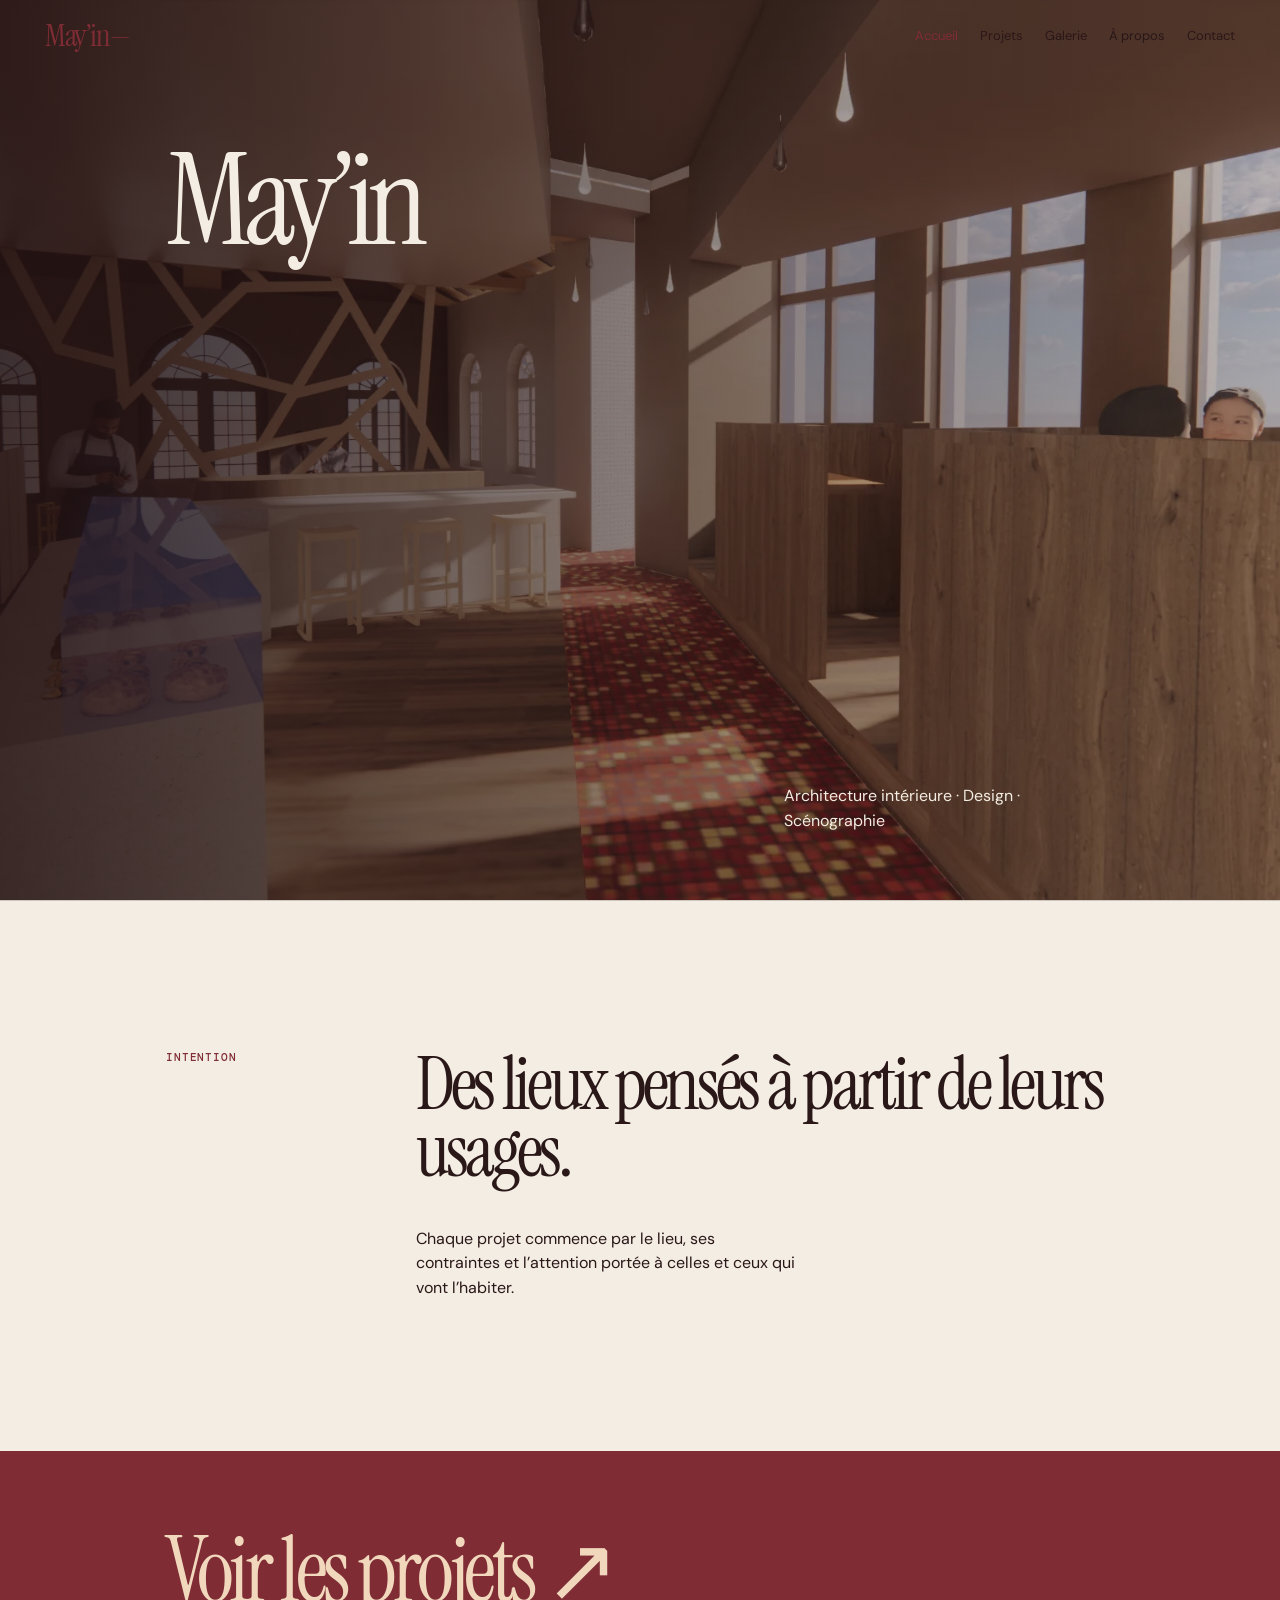
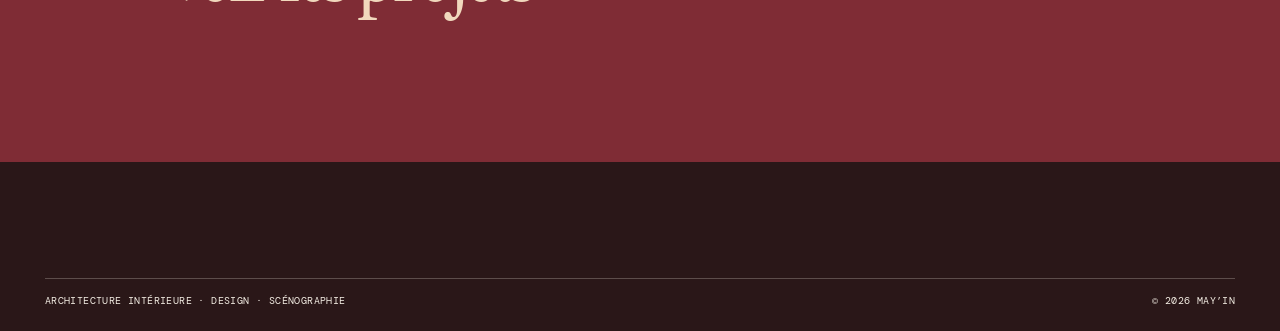
<file: index.html>
<!doctype html>
<html lang="fr"><head><meta charset="UTF-8" /><meta name="viewport" content="width=device-width, initial-scale=1.0" /><meta name="description" content="May’in par Célia May : architecte d’intérieur à Mons, active à Thuin, Charleroi et dans le Hainaut." /><meta name="author" content="Célia May" /><meta name="google-site-verification" content="XA1dI8wT4EpeI74ma5oHMC1SMYgeuF5XuZBc81yIpOs" /><meta name="robots" content="index,follow,max-image-preview:large" /><meta name="theme-color" content="#7f2c35" /><meta name="color-scheme" content="light" /><link rel="canonical" href="https://may-in.github.io/" /><link rel="icon" href="favicon.png" type="image/png" sizes="512x512" /><link rel="apple-touch-icon" href="favicon.png" /><link rel="manifest" href="site.webmanifest" /><meta property="og:type" content="website" /><meta property="og:locale" content="fr_BE" /><meta property="og:site_name" content="May’in" /><meta property="og:title" content="May’in — Architecte d’intérieur à Mons" /><meta property="og:description" content="Architecture intérieure · Design · Scénographie à Mons, Thuin et Charleroi par Célia May" /><meta property="og:url" content="https://may-in.github.io/" /><meta property="og:image" content="https://may-in.github.io/assets/social-preview.png" /><meta property="og:image:type" content="image/png" /><meta property="og:image:width" content="1733" /><meta property="og:image:height" content="907" /><meta property="og:image:alt" content="Composition de matières, plans et volumes par May’in" /><meta name="twitter:card" content="summary_large_image" /><meta name="twitter:title" content="May’in — Architecte d’intérieur à Mons" /><meta name="twitter:description" content="Architecture intérieure · Design · Scénographie à Mons, Thuin et Charleroi par Célia May" /><meta name="twitter:image" content="https://may-in.github.io/assets/social-preview.png" /><script id="structured-data" type="application/ld+json">{"@context":"https://schema.org","@graph":[{"@type":"WebSite","@id":"https://may-in.github.io/#website","url":"https://may-in.github.io/","name":"May’in","alternateName":["May-in","May In","Mayin"],"inLanguage":"fr-BE"},{"@type":"Organization","@id":"https://may-in.github.io/#studio","name":"May’in","alternateName":["May-in","May In","Mayin"],"url":"https://may-in.github.io/","logo":"https://may-in.github.io/favicon.png","image":"https://may-in.github.io/assets/social-preview.png","description":"May’in est le studio de Célia May, architecte d’intérieur à Mons, active à Thuin, Charleroi et dans le Hainaut.","areaServed":["Mons","Thuin","Charleroi","Hainaut","Wallonie"],"founder":{"@id":"https://may-in.github.io/#celia-may"}},{"@type":"Person","@id":"https://may-in.github.io/#celia-may","name":"Célia May","jobTitle":"Architecte d’intérieur","worksFor":{"@id":"https://may-in.github.io/#studio"}}]}</script><title>May’in — Architecte d’intérieur à Mons | Célia May</title><link rel="preconnect" href="https://fonts.googleapis.com" /><link rel="preconnect" href="https://fonts.gstatic.com" crossorigin /><link href="https://fonts.googleapis.com/css2?family=Cormorant+Garamond:ital,wght@0,400;1,400&family=DM+Mono:wght@400;500&family=DM+Sans:opsz,wght@9..40,400;9..40,500;9..40,600&family=Instrument+Serif:ital@0;1&display=swap" rel="stylesheet" /><link rel="stylesheet" href="styles.css?v=9" /></head>
<body class="home-page" data-page="home"><header class="topbar"><a class="wordmark" href="index.html" aria-label="Accueil"><span data-site="name">May’in</span><span>—</span></a><button class="menu-toggle" type="button" aria-expanded="false" aria-controls="navigation"><span data-site="menuLabel">Menu</span> <span>+</span></button><nav id="navigation" class="navigation" aria-label="Navigation principale"><a aria-current="page" href="index.html">Accueil</a><a href="projets.html">Projets</a><a href="galerie.html">Galerie</a><a href="a-propos.html">À propos</a><a href="contact.html">Contact</a></nav></header>
<main><section class="home-hero"><img class="home-hero__background" data-site-image="heroImage" src="assets/projects/03-patisserie/05-vue-1.webp" alt="" /><div class="home-hero__content"><h1><span data-site="name">May’in</span></h1><div class="home-hero__bottom"><p data-site="intro">Architecture intérieure · Design · Scénographie</p></div></div></section><section class="home-intro"><p class="eyebrow" data-site="homeAboutLabel">Intention</p><div><h2 data-site="homeAboutTitle">Des lieux pensés à partir de leurs usages.</h2><p data-site="homeAboutText">Chaque projet commence par le lieu, ses contraintes et l’attention portée à celles et ceux qui vont l’habiter.</p></div></section><div data-custom-blocks="home"></div><section class="home-close"><a href="projets.html" class="large-link"><span data-site="homeProjectsLabel">Voir les projets</span> <span>↗</span></a></section></main><footer class="footer footer--compact"><div class="footer-bottom"><span data-site="role">Architecture intérieure · Design · Scénographie</span><span data-social-links></span><span><span data-site="copyright">© 2026</span> <span data-site="name">May’in</span></span></div></footer><script src="script.js?v=10"></script></body></html>
</file>
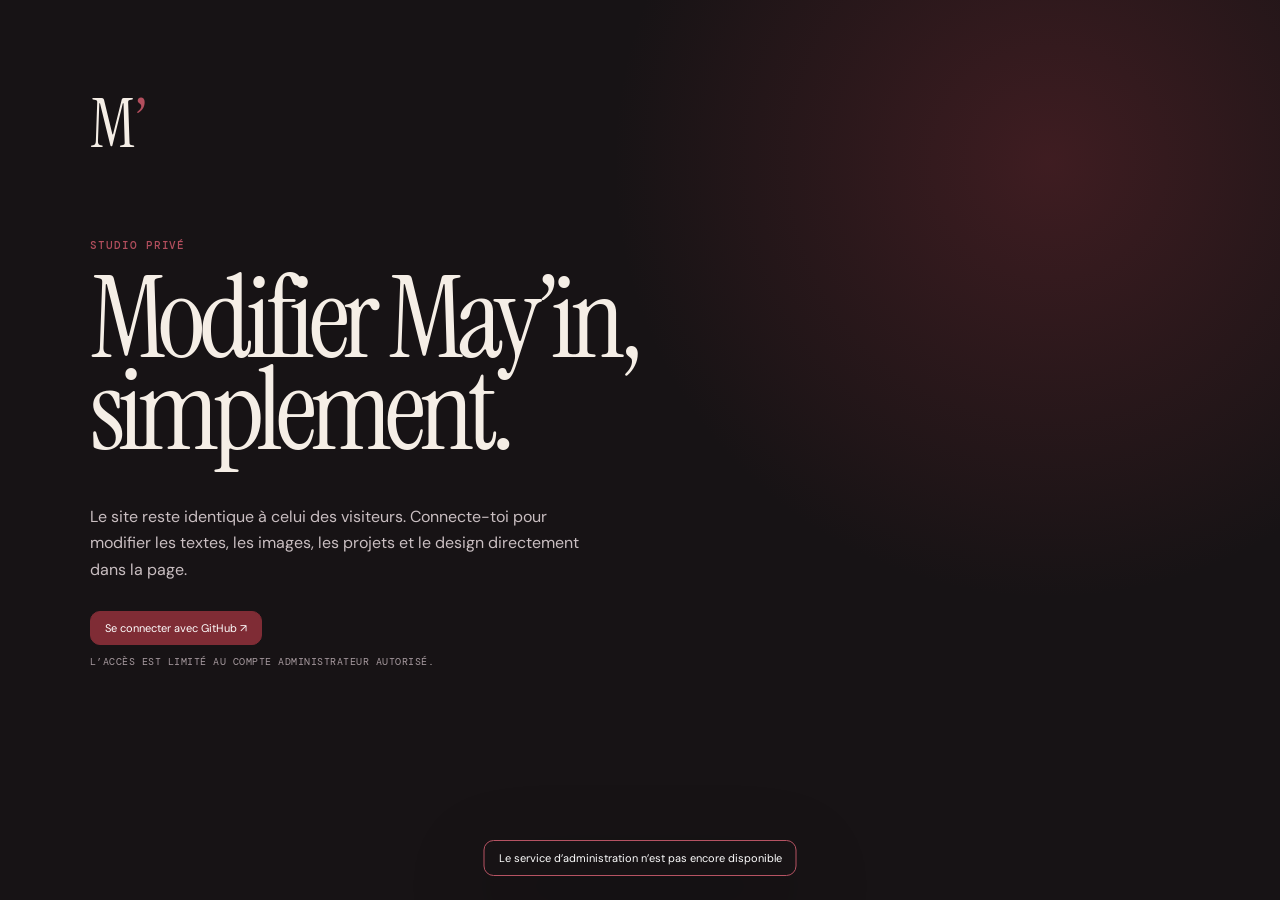
<file: admin/index.html>
<!doctype html>
<html lang="fr">
<head>
  <meta charset="UTF-8" />
  <meta name="viewport" content="width=device-width,initial-scale=1" />
  <meta name="robots" content="noindex,nofollow" />
  <meta name="theme-color" content="#211719" />
  <title>Studio May’in</title>
  <link rel="icon" href="../favicon.png" type="image/png" sizes="512x512" />
  <link rel="preconnect" href="https://fonts.googleapis.com" />
  <link rel="preconnect" href="https://fonts.gstatic.com" crossorigin />
  <link href="https://fonts.googleapis.com/css2?family=DM+Mono:wght@400;500&family=DM+Sans:opsz,wght@9..40,400;9..40,500;9..40,600&family=Instrument+Serif:ital@0;1&display=swap" rel="stylesheet" />
  <link rel="stylesheet" href="admin.css?v=6" />
  <style>
    [hidden]{display:none!important}.mobile-panel-button{display:none;border:1px solid var(--line);border-radius:9px;padding:7px 10px;background:var(--panel);color:#d9cfd2;font-size:10px;cursor:pointer}
    @media(max-width:760px){.mobile-panel-button{display:block}.studio-mode{order:4}.save-state,.studio-topbar>.button--primary{display:none}.sidebar--right{inset:auto 0 0!important;width:100%;max-height:72dvh;border:1px solid var(--line);border-bottom:0;border-radius:18px 18px 0 0;transform:translateY(105%);box-shadow:0 -24px 70px rgba(0,0,0,.45);padding-bottom:env(safe-area-inset-bottom);visibility:hidden;pointer-events:none}.sidebar--right.is-open{transform:translateY(0);visibility:visible;pointer-events:auto}.sidebar--right .sidebar__head{border-radius:18px 18px 0 0}body.mobile-properties-open .sidebar--right{transform:translateY(0)!important;visibility:visible!important;pointer-events:auto!important;z-index:100!important}}
  </style>
</head>
<body>
  <section class="login" id="login" hidden>
    <div class="login__mark">M<span>’</span></div>
    <p class="kicker">Studio privé</p>
    <h1>Modifier May’in,<br />simplement.</h1>
    <p class="login__copy">Le site reste identique à celui des visiteurs. Connecte-toi pour modifier les textes, les images, les projets et le design directement dans la page.</p>
    <button class="button button--primary" id="login-button">Se connecter avec GitHub <span>↗</span></button>
    <p class="login__note">L’accès est limité au compte administrateur autorisé.</p>
  </section>

  <div class="boot" id="boot"><span></span><p>Ouverture du studio…</p></div>

  <div class="studio" id="studio" hidden>
    <header class="studio-topbar">
      <div class="studio-brand"><span class="studio-brand__mark">M’</span><div><strong>May’in</strong><small>Studio · v<span id="studio-version">1.3.1</span></small></div></div>
      <div class="studio-mode" role="group" aria-label="Mode de la prévisualisation">
        <button class="segmented is-active" data-mode="edit" title="Cliquer sur un élément pour le modifier">✎ Modifier</button>
        <button class="segmented" data-mode="navigate" title="Utiliser les liens du site">↗ Naviguer</button>
      </div>
      <button class="mobile-panel-button" id="mobile-content" type="button">Contenu</button>
      <button class="mobile-panel-button" id="mobile-properties" type="button">Propriétés</button>
      <button class="mobile-panel-button" id="mobile-dashboard" type="button">Tableau</button>
      <div class="viewport-switcher" role="group" aria-label="Taille de prévisualisation">
        <button class="icon-button is-active" data-viewport="desktop" aria-label="Ordinateur" title="Ordinateur">▱</button>
        <button class="icon-button" data-viewport="tablet" aria-label="Tablette" title="Tablette">▯</button>
        <button class="icon-button" data-viewport="mobile" aria-label="Téléphone" title="Téléphone">▯</button>
      </div>
      <div class="history-controls">
        <button class="icon-button" id="undo" aria-label="Annuler" title="Annuler" disabled>↶</button>
        <button class="icon-button" id="redo" aria-label="Rétablir" title="Rétablir" disabled>↷</button>
      </div>
      <span class="save-state" id="save-state">À jour</span>
      <button class="button button--quiet" id="discard-draft" title="Retirer le brouillon local et revenir à la dernière version publiée">Revenir publié</button>
      <button class="button button--quiet" id="preview-public">Voir le site ↗</button>
      <button class="button button--primary" id="publish">Publier</button>
      <div class="account-wrap"><button class="avatar" id="account-button" aria-label="Ouvrir les options du compte" aria-expanded="false">M</button><div class="account-menu" id="account-menu" hidden><div class="account-menu__identity"><img id="account-avatar" alt="" /><span><strong id="account-name">Administratrice</strong><small>Accès administrateur</small></span></div><button data-account-action="site">Voir le site</button><button data-account-action="dashboard">Tableau de bord</button><button data-account-action="draft">Brouillon local</button><button data-account-action="logout" class="account-menu__logout">Se déconnecter</button></div></div>
    </header>

    <aside class="sidebar sidebar--left">
      <div class="sidebar__head"><span>Contenu</span><button class="icon-button" id="collapse-left" aria-label="Réduire le panneau">‹</button></div>
      <nav class="page-list" id="page-list"></nav>
      <div class="sidebar-section">
        <div class="sidebar-section__title"><span>Projets</span><button class="mini-button" id="add-project">+ Ajouter</button></div>
        <div class="project-list" id="project-list"></div>
      </div>
      <div class="sidebar-section">
        <button class="sidebar-action" data-panel="dashboard">◔ Tableau de bord</button>
        <button class="sidebar-action" data-panel="gallery">▦ Galerie</button>
        <button class="sidebar-action" data-panel="navigation">≡ Navigation & liens</button>
        <button class="sidebar-action" data-panel="design">◐ Design & palettes</button>
        <button class="sidebar-action" data-panel="settings">⚙ Réglages du site</button>
      </div>
    </aside>

    <main class="workspace">
      <div class="workspace__canvas" id="canvas">
        <div class="preview-shell preview-shell--desktop" id="preview-shell">
          <iframe id="preview" title="Prévisualisation du site" src="../index.html?admin-preview=1"></iframe>
        </div>
      </div>
      <div class="workspace__hint" id="workspace-hint">Clique sur un élément du site pour le modifier</div>
    </main>

    <aside class="sidebar sidebar--right">
      <div class="sidebar__head"><span id="inspector-title">Propriétés</span><button class="icon-button" id="close-inspector" aria-label="Fermer">×</button></div>
      <div class="inspector" id="inspector">
        <div class="empty-state"><span>✦</span><p>Sélectionne un texte, une image ou un projet dans la prévisualisation.</p></div>
      </div>
    </aside>
  </div>

  <div class="toast" id="toast" role="status" aria-live="polite"></div>
  <input id="image-input" type="file" accept="image/jpeg,image/png,image/webp,image/avif" hidden />
  <script src="admin.js?v=10" type="module"></script>
</body>
</html>
</file>
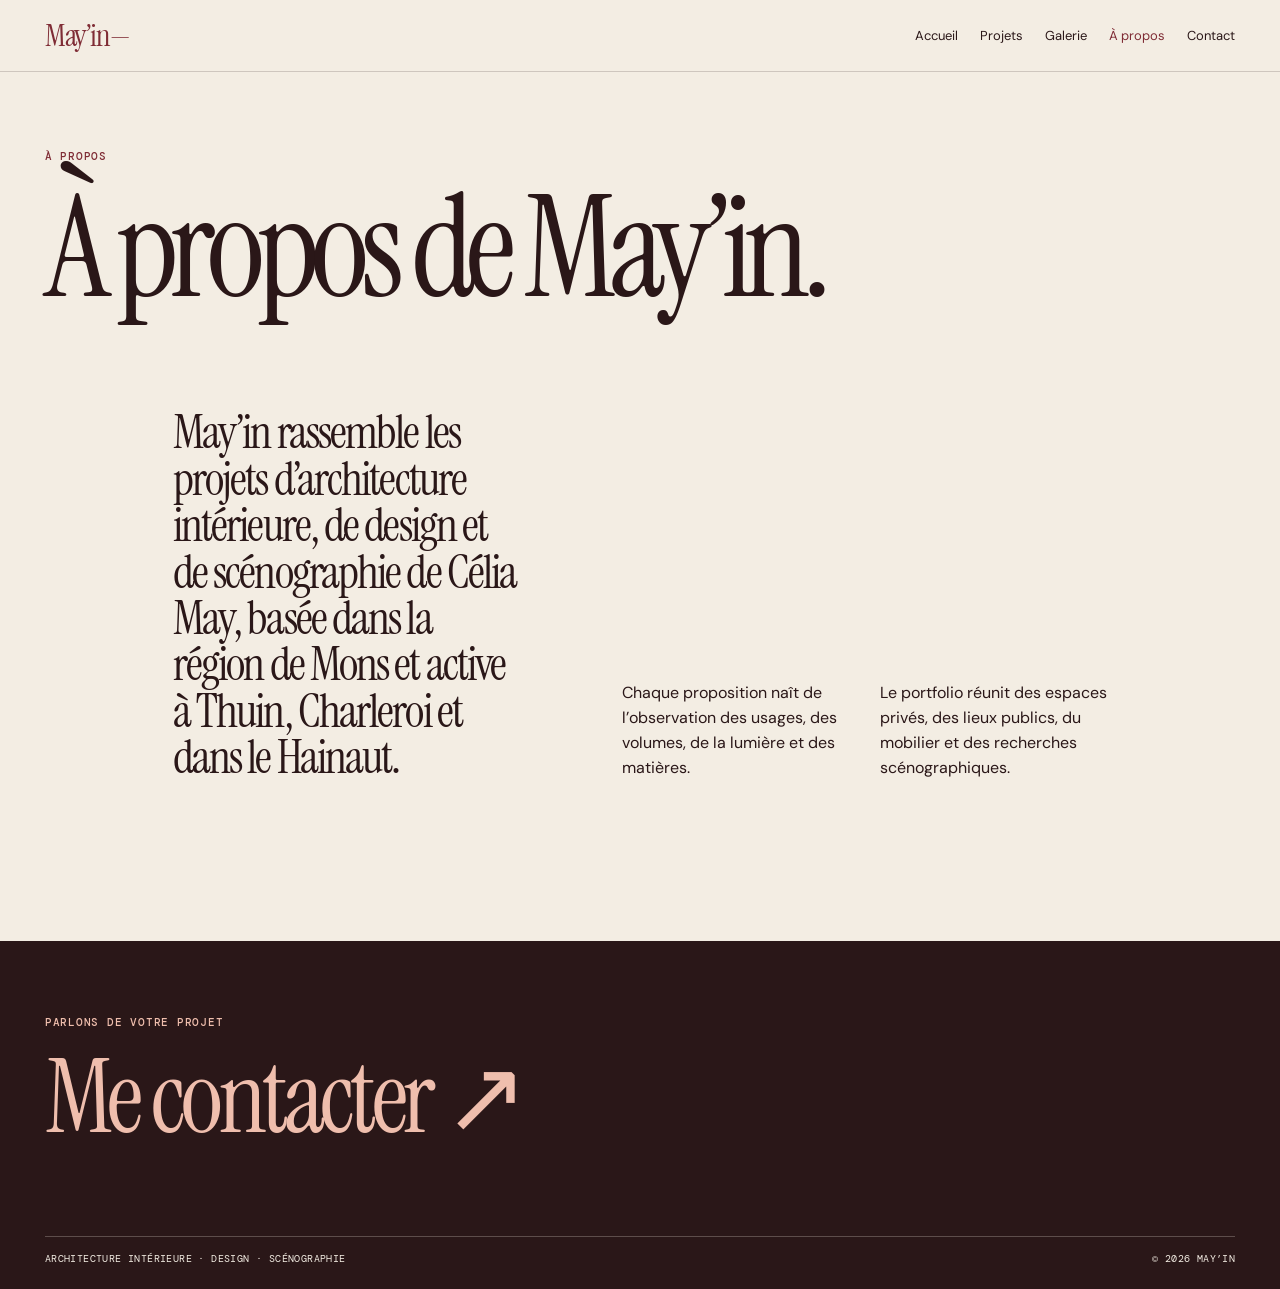
<file: a-propos.html>
<!doctype html>
<html lang="fr"><head><meta charset="UTF-8" /><meta name="viewport" content="width=device-width, initial-scale=1.0" /><meta name="description" content="L’approche de May’in : concevoir des espaces attentifs à la lumière, aux usages et aux matières." /><meta name="theme-color" content="#7f2c35" /><link rel="canonical" href="https://may-in.github.io/a-propos.html" /><link rel="icon" href="favicon.png" type="image/png" sizes="512x512" /><title>À propos — May’in</title><link rel="preconnect" href="https://fonts.googleapis.com" /><link rel="preconnect" href="https://fonts.gstatic.com" crossorigin /><link href="https://fonts.googleapis.com/css2?family=Cormorant+Garamond:ital,wght@0,400;1,400&family=DM+Mono:wght@400;500&family=DM+Sans:opsz,wght@9..40,400;9..40,500;9..40,600&family=Instrument+Serif:ital@0;1&display=swap" rel="stylesheet" /><link rel="stylesheet" href="styles.css?v=9" /></head>
<body data-page="about"><header class="topbar topbar--solid"><a class="wordmark" href="index.html"><span data-site="name">May’in</span><span>—</span></a><button class="menu-toggle" type="button" aria-expanded="false" aria-controls="navigation"><span data-site="menuLabel">Menu</span> <span>+</span></button><nav id="navigation" class="navigation"><a href="index.html">Accueil</a><a href="projets.html">Projets</a><a href="galerie.html">Galerie</a><a aria-current="page" href="a-propos.html">À propos</a><a href="contact.html">Contact</a></nav></header><main class="page about-page"><section class="page-heading"><p class="eyebrow" data-site="aboutEyebrow">À propos</p><h1 data-site="aboutTitle">À propos de May’in.</h1></section><section class="about-page__content"><p class="lead" data-site="aboutLead">May’in rassemble les projets d’architecture intérieure, de design et de scénographie de Célia May.</p><div class="about-page__columns"><p data-site="aboutLeft">Chaque proposition naît de l’observation des usages, des volumes, de la lumière et des matières.</p><p data-site="aboutRight">Le portfolio réunit des espaces privés, des lieux publics, du mobilier et des recherches scénographiques.</p></div></section><div data-custom-blocks="about"></div></main><footer class="footer"><p class="eyebrow" data-site="aboutContactEyebrow">Parlons de votre projet</p><a class="contact-link" href="contact.html"><span data-site="aboutContactLabel">Me contacter</span> <span>↗</span></a><div class="footer-bottom"><span data-site="role">Architecture intérieure</span><span data-social-links></span><span><span data-site="copyright">© 2026</span> <span data-site="name">May’in</span></span></div></footer><script src="script.js?v=10"></script></body></html>
</file>
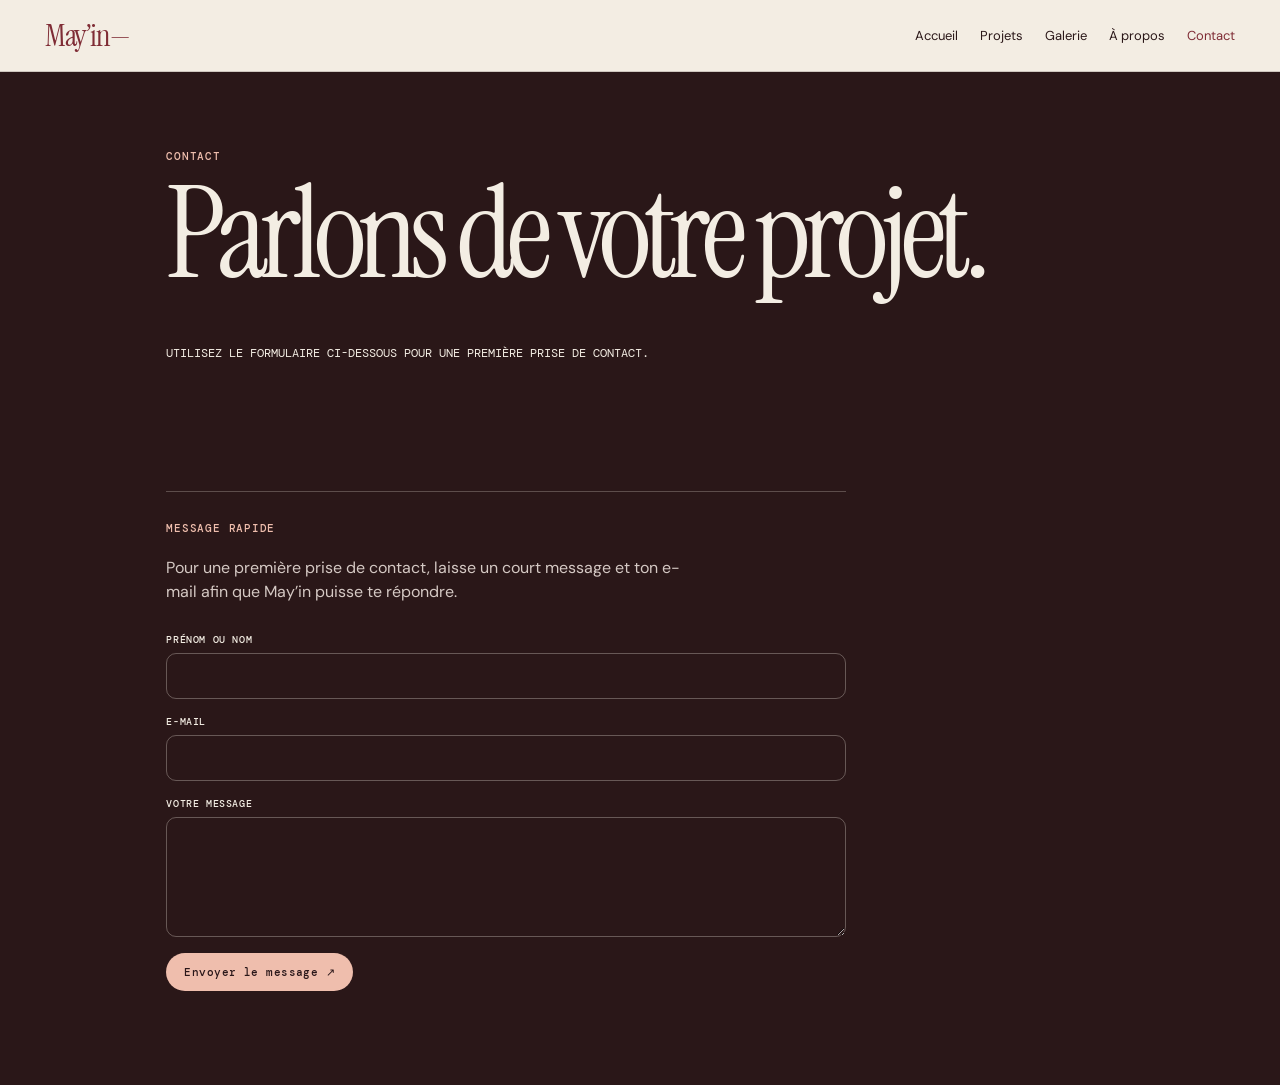
<file: contact.html>
<!doctype html>
<html lang="fr"><head><meta charset="UTF-8" /><meta name="viewport" content="width=device-width, initial-scale=1.0" /><meta name="description" content="Contactez May’in pour échanger autour d’un projet d’architecture intérieure." /><meta name="theme-color" content="#7f2c35" /><link rel="canonical" href="https://may-in.github.io/contact.html" /><link rel="icon" href="favicon.png" type="image/png" sizes="512x512" /><title>Contact — May’in</title><link rel="preconnect" href="https://fonts.googleapis.com" /><link rel="preconnect" href="https://fonts.gstatic.com" crossorigin /><link href="https://fonts.googleapis.com/css2?family=Cormorant+Garamond:ital,wght@0,400;1,400&family=DM+Mono:wght@400;500&family=DM+Sans:opsz,wght@9..40,400;9..40,500;9..40,600&family=Instrument+Serif:ital@0;1&display=swap" rel="stylesheet" /><link rel="stylesheet" href="styles.css?v=9" /></head>
<body class="contact-page" data-page="contact"><header class="topbar topbar--solid"><a class="wordmark" href="index.html"><span data-site="name">May’in</span><span>—</span></a><button class="menu-toggle" type="button" aria-expanded="false" aria-controls="navigation"><span data-site="menuLabel">Menu</span> <span>+</span></button><nav id="navigation" class="navigation"><a href="index.html">Accueil</a><a href="projets.html">Projets</a><a href="galerie.html">Galerie</a><a href="a-propos.html">À propos</a><a aria-current="page" href="contact.html">Contact</a></nav></header><main class="contact-main"><p class="eyebrow" data-site="contactEyebrow">Contact</p><h1 data-site="contactTitle">Parlons de votre projet.</h1><div class="contact-details"><a data-site-href="email" data-site="email" hidden></a><div><p data-site="contactDetails">Utilisez le formulaire ci-dessous pour une première prise de contact.</p><div data-social-links></div></div></div><div data-custom-blocks="contact"></div></main><script src="script.js?v=10"></script></body></html>
</file>
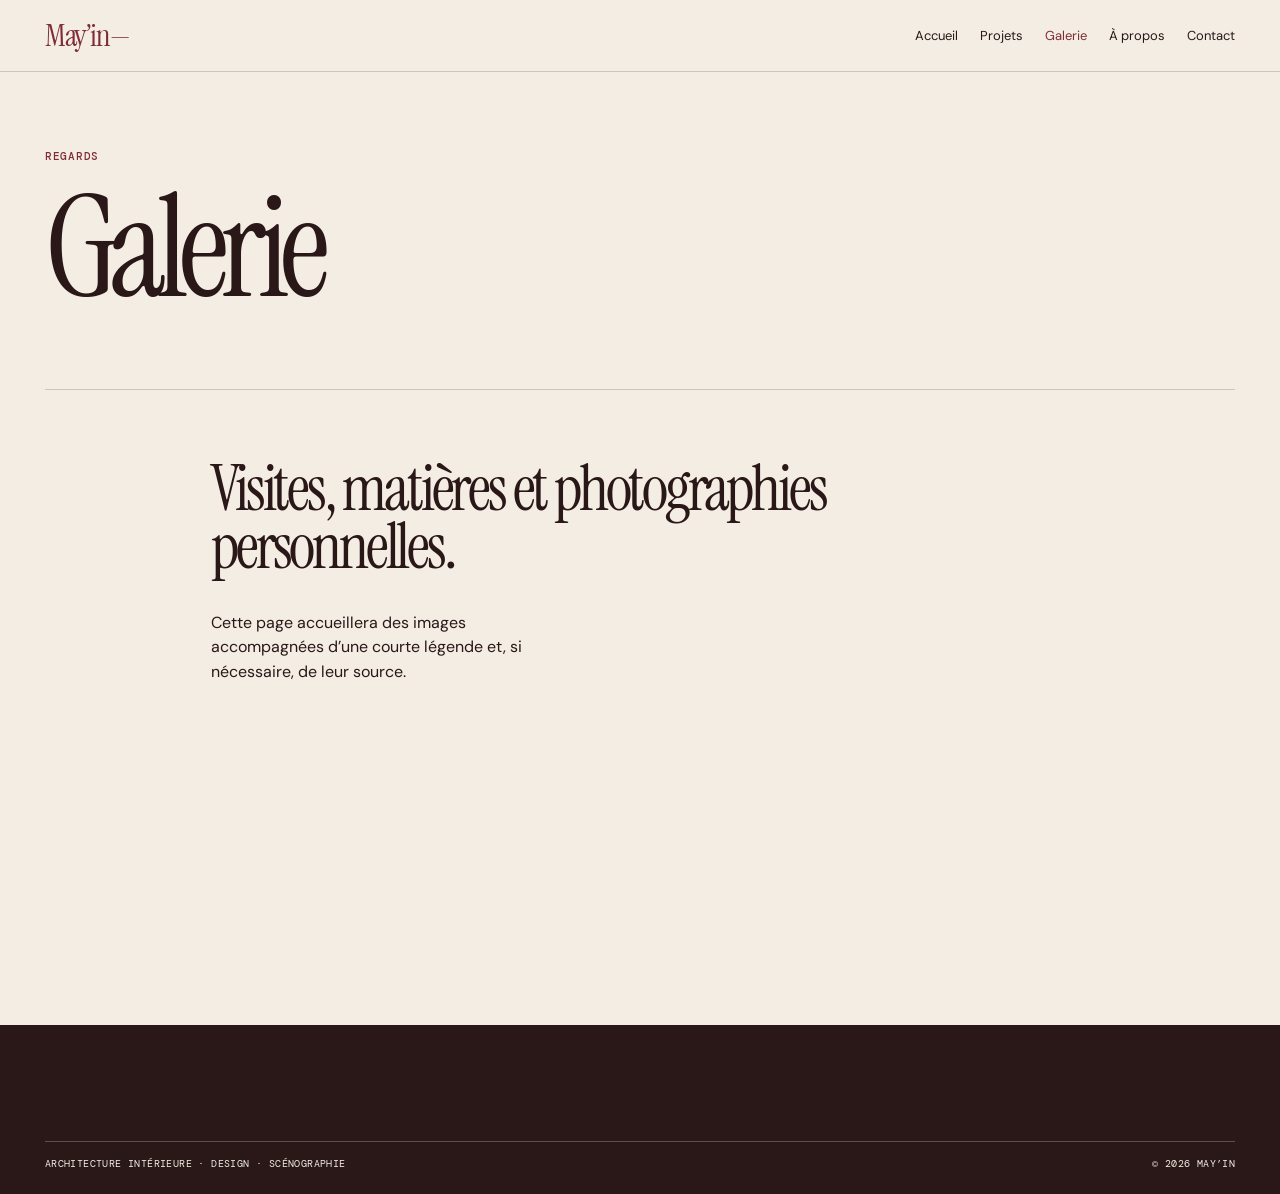
<file: galerie.html>
<!doctype html>
<html lang="fr"><head><meta charset="UTF-8" /><meta name="viewport" content="width=device-width, initial-scale=1.0" /><meta name="description" content="Visites, matériaux, inspirations et photographies personnelles de May’in." /><meta name="theme-color" content="#7f2c35" /><link rel="canonical" href="https://may-in.github.io/galerie.html" /><link rel="icon" href="favicon.png" type="image/png" sizes="512x512" /><title>Galerie — May’in</title><link rel="preconnect" href="https://fonts.googleapis.com" /><link rel="preconnect" href="https://fonts.gstatic.com" crossorigin /><link href="https://fonts.googleapis.com/css2?family=Cormorant+Garamond:ital,wght@0,400;1,400&family=DM+Mono:wght@400;500&family=DM+Sans:opsz,wght@9..40,400;9..40,500;9..40,600&family=Instrument+Serif:ital@0;1&display=swap" rel="stylesheet" /><link rel="stylesheet" href="styles.css?v=9" /></head>
<body data-page="gallery"><header class="topbar topbar--solid"><a class="wordmark" href="index.html"><span data-site="name">May’in</span><span>—</span></a><button class="menu-toggle" type="button" aria-expanded="false" aria-controls="navigation"><span data-site="menuLabel">Menu</span> <span>+</span></button><nav id="navigation" class="navigation"><a href="index.html">Accueil</a><a href="projets.html">Projets</a><a aria-current="page" href="galerie.html">Galerie</a><a href="a-propos.html">À propos</a><a href="contact.html">Contact</a></nav></header><main class="page gallery-page"><section class="page-heading"><p class="eyebrow" data-site="galleryEyebrow">Regards</p><h1 data-site="galleryPageTitle">Galerie</h1></section><section class="gallery-empty"><h2 data-site="galleryTitle">Visites, inspirations, matériaux et photographies personnelles.</h2><p data-site="galleryText">Cette page est prête à recevoir tes propres images, accompagnées d’une courte légende et d’une source lorsque nécessaire.</p></section><section id="gallery-grid" class="gallery-grid"></section><div data-custom-blocks="gallery"></div></main><footer class="footer footer--compact"><div class="footer-bottom"><span data-site="role">Architecture intérieure</span><span data-social-links></span><span><span data-site="copyright">© 2026</span> <span data-site="name">May’in</span></span></div></footer><script src="script.js?v=10"></script></body></html>
</file>
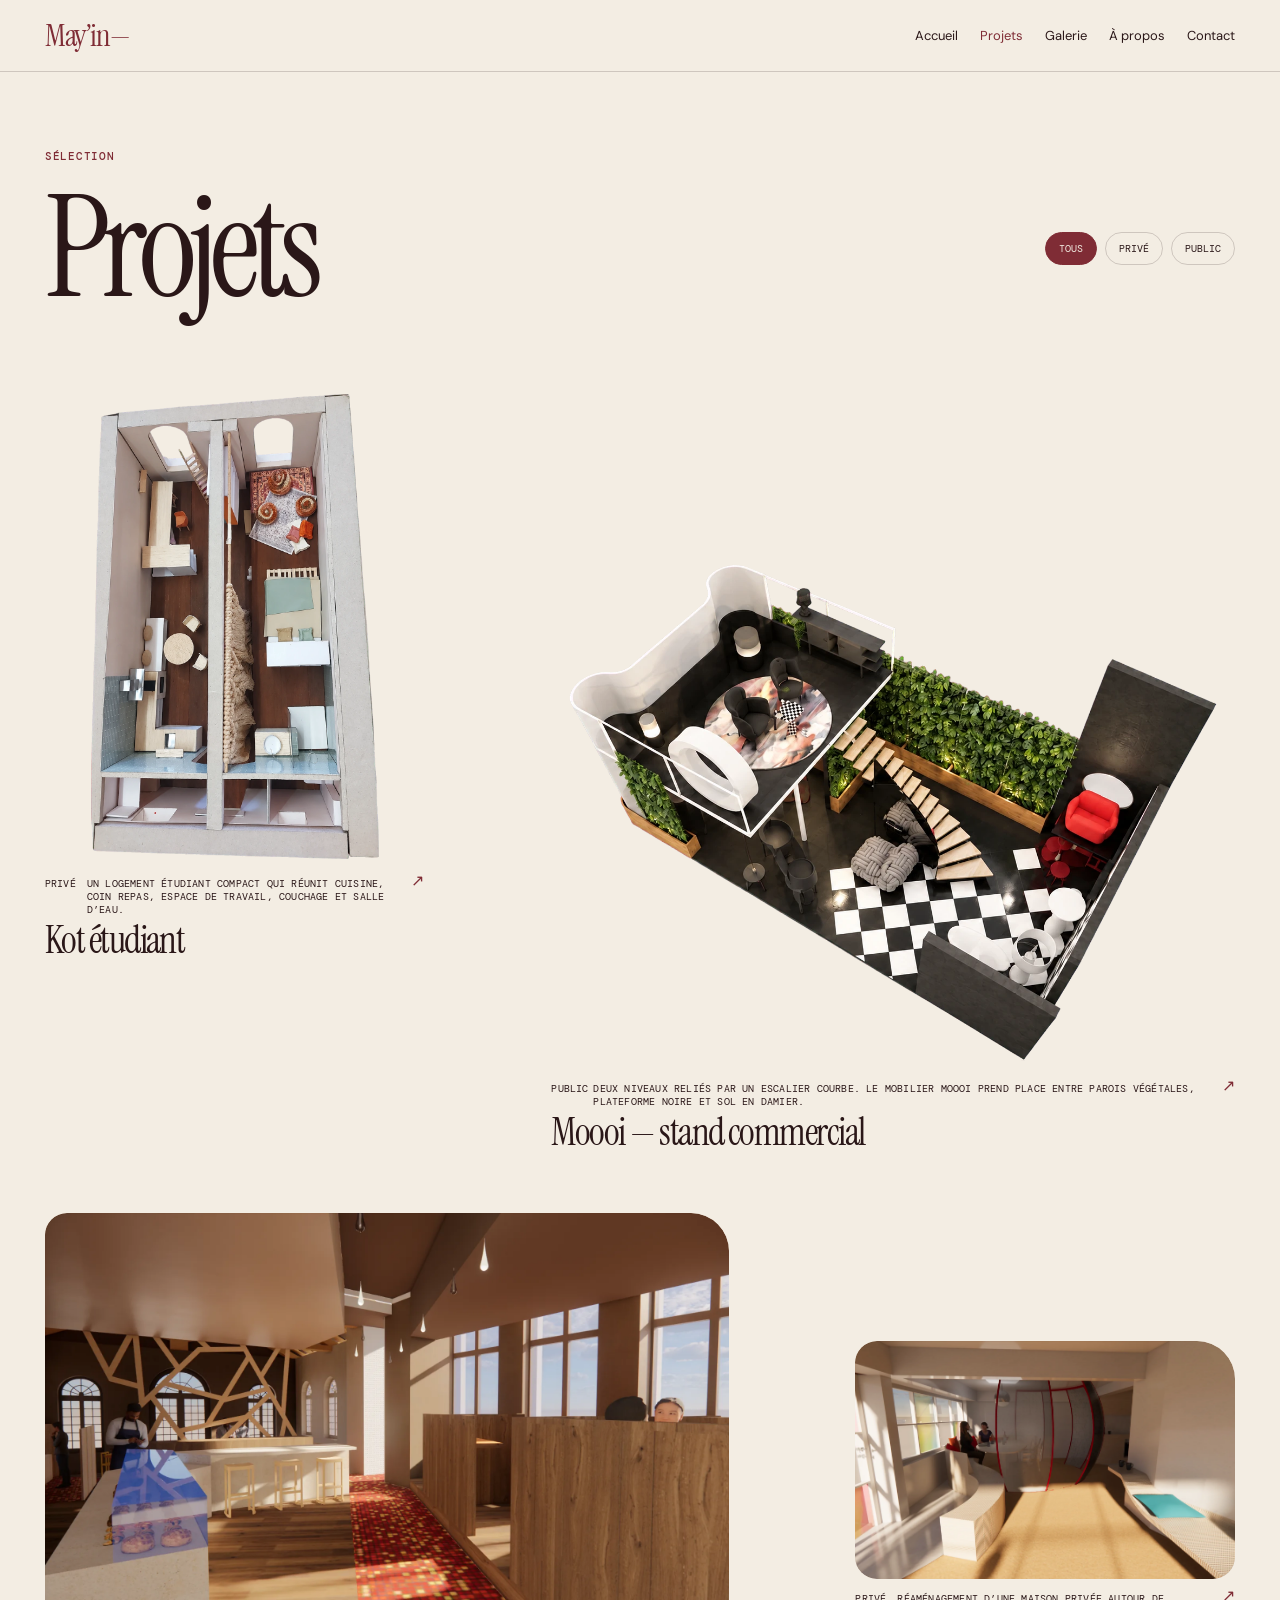
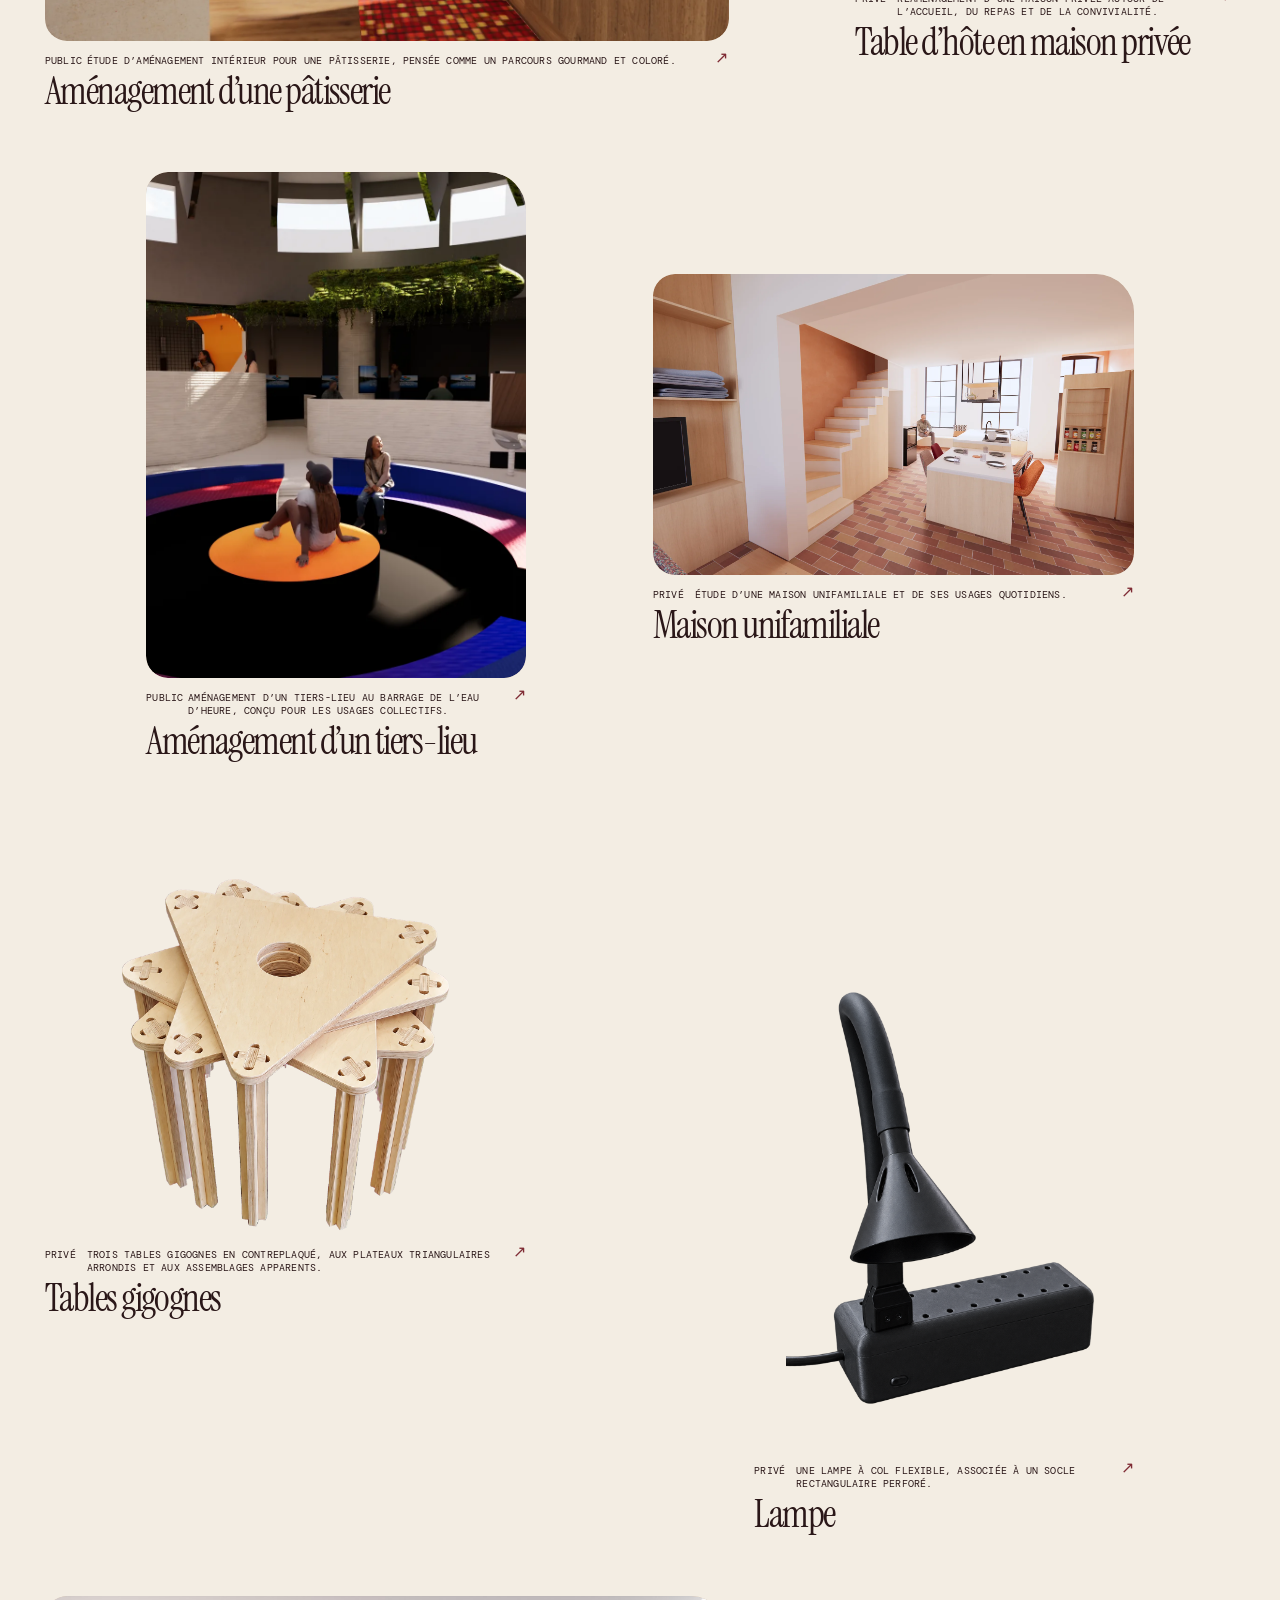
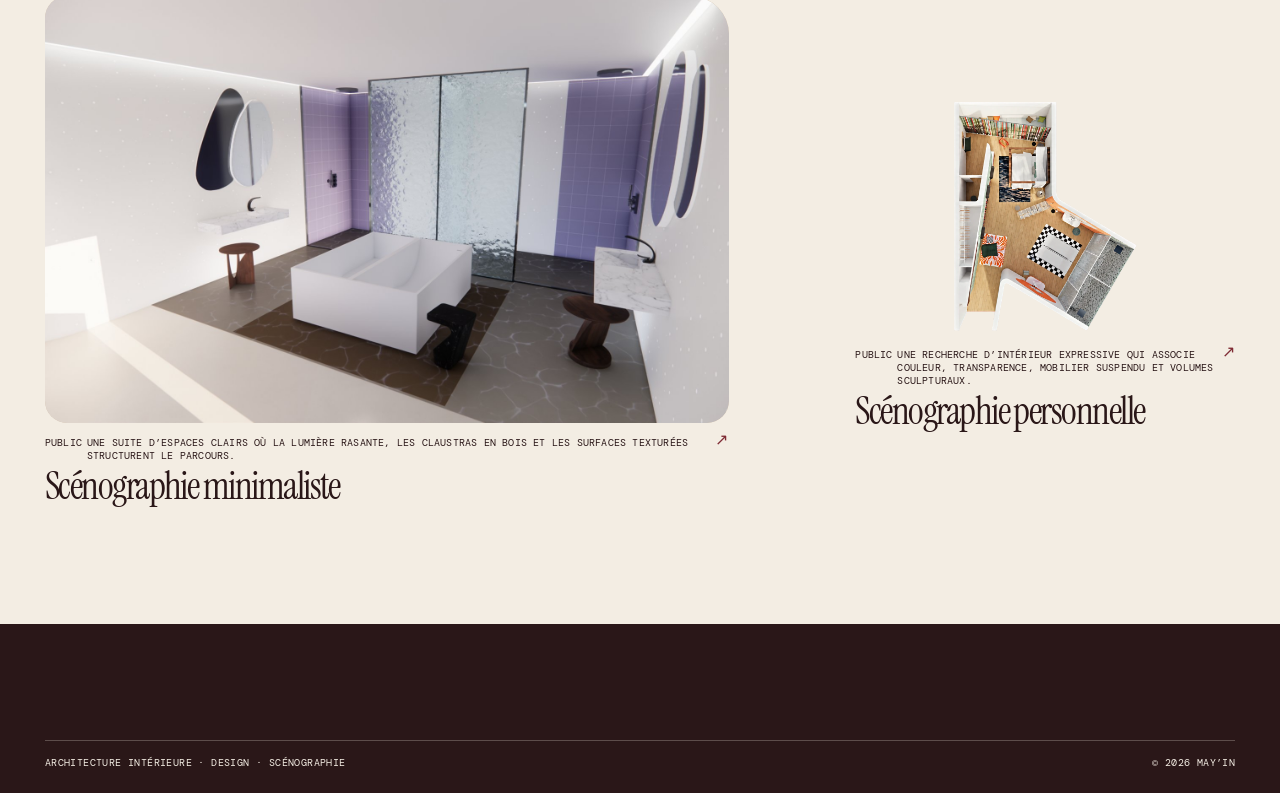
<file: projets.html>
<!doctype html>
<html lang="fr"><head><meta charset="UTF-8" /><meta name="viewport" content="width=device-width, initial-scale=1.0" /><meta name="description" content="Découvrez les projets d’architecture intérieure de May’in, entre espaces privés et lieux ouverts au public." /><meta name="theme-color" content="#7f2c35" /><link rel="canonical" href="https://may-in.github.io/projets.html" /><link rel="icon" href="favicon.png" type="image/png" sizes="512x512" /><title>Projets — May’in</title><link rel="preconnect" href="https://fonts.googleapis.com" /><link rel="preconnect" href="https://fonts.gstatic.com" crossorigin /><link href="https://fonts.googleapis.com/css2?family=Cormorant+Garamond:ital,wght@0,400;1,400&family=DM+Mono:wght@400;500&family=DM+Sans:opsz,wght@9..40,400;9..40,500;9..40,600&family=Instrument+Serif:ital@0;1&display=swap" rel="stylesheet" /><link rel="stylesheet" href="styles.css?v=9" /></head>
<body data-page="projects"><header class="topbar topbar--solid"><a class="wordmark" href="index.html"><span data-site="name">May’in</span><span>—</span></a><button class="menu-toggle" type="button" aria-expanded="false" aria-controls="navigation"><span data-site="menuLabel">Menu</span> <span>+</span></button><nav id="navigation" class="navigation"><a href="index.html">Accueil</a><a aria-current="page" href="projets.html">Projets</a><a href="galerie.html">Galerie</a><a href="a-propos.html">À propos</a><a href="contact.html">Contact</a></nav></header><main class="page"><section class="page-heading"><p class="eyebrow" data-site="projectsEyebrow">Sélection</p><h1 data-site="projectsTitle">Projets</h1><div class="filters" role="group" aria-label="Filtrer les projets"><button class="filter is-active" type="button" data-filter="all" data-site="filterAllLabel">Tous</button><button class="filter" type="button" data-filter="prive" data-site="filterPrivateLabel">Privé</button><button class="filter" type="button" data-filter="public" data-site="filterPublicLabel">Public</button></div></section><section id="projects-grid" class="projects-grid" aria-live="polite"></section><div data-custom-blocks="projects"></div></main><footer class="footer footer--compact"><div class="footer-bottom"><span data-site="role">Architecture intérieure</span><span data-social-links></span><span><span data-site="copyright">© 2026</span> <span data-site="name">May’in</span></span></div></footer><script src="script.js?v=10"></script></body></html>
</file>
<file: styles.css>
:root { --ink:#2a1718; --wine:#7f2c35; --paper:#f3ede3; --muted:#8d7c72; --line:rgba(42,23,24,.18); --serif:"Instrument Serif", Georgia, serif; --sans:"DM Sans", Arial, sans-serif; --mono:"DM Mono", monospace; }
.project-back { display:inline-flex; margin:0 0 34px; color:var(--wine); font:11px var(--mono); letter-spacing:.04em; text-transform:uppercase; }.project-layout--portrait .project-hero img,.project-layout--square .project-hero img { height:min(52svh,560px); background:transparent; }.project-media--cutout { padding:0 !important; background:transparent !important; }.project-media--cutout img { background:transparent; border-radius:28px 2px 28px 2px; }.project-card--portrait .project-image { aspect-ratio:4/5; border-radius:2px 34px 2px 2px; }.project-card--square .project-image { border-radius:2px 30px 2px 2px; }
.project-media figcaption { margin-top:10px; color:#776b64; font:10px var(--mono); letter-spacing:.04em; text-transform:uppercase; }
.project-media--left.project-media--wide { grid-column:1/span 8 !important; }.project-media--right.project-media--wide { grid-column:5/span 8 !important; }.project-media--center.project-media--wide { grid-column:3/span 8 !important; }.project-media--left.project-media--detail { grid-column:1/span 4 !important; }.project-media--right.project-media--detail { grid-column:9/span 4 !important; }.project-media--center.project-media--detail { grid-column:5/span 4 !important; }.project-media--left.project-media--process { grid-column:1/span 6 !important; }.project-media--right.project-media--process { grid-column:7/span 6 !important; }.project-media--center.project-media--process { grid-column:4/span 6 !important; }.project-media--left.project-media--plan { grid-column:1/span 7 !important; }.project-media--right.project-media--plan { grid-column:6/span 7 !important; }.project-media--center.project-media--plan { grid-column:3/span 7 !important; }.project-media--right img { border-radius:38px 2px 2px 2px; }.project-media--center img { border-radius:24px 2px 24px 2px; }
* { box-sizing:border-box; }
html { scroll-behavior:smooth; }
body { margin:0; background:var(--paper); color:var(--ink); font-family:var(--sans); }
a { color:inherit; text-decoration:none; }
.topbar { position:fixed; z-index:10; inset:0 0 auto; height:72px; display:flex; align-items:center; gap:28px; padding:0 3.5vw; border-bottom:1px solid transparent; transition:.3s; }
.topbar.is-scrolled { background:rgba(243,237,227,.88); backdrop-filter:blur(14px); border-color:var(--line); }
.wordmark { margin-right:auto; font-family:var(--serif); font-size:31px; line-height:1; letter-spacing:-.04em; }.wordmark span{color:var(--wine)}
.navigation { display:flex; gap:22px; font-size:13px; }.navigation a{position:relative}.navigation a::after{content:"";position:absolute;left:0;right:100%;bottom:-4px;height:1px;background:var(--wine);transition:right .25s}.navigation a:hover::after{right:0}
.menu-toggle{display:none;border:0;background:none;font:500 12px var(--mono);text-transform:uppercase;color:var(--ink)}
.hero { min-height:100svh; padding:136px 3.5vw 36px; display:grid; grid-template-columns:1fr 1.15fr; grid-template-rows:1fr auto; gap:40px; }
.hero-intro { align-self:center; max-width:650px; padding-left:5vw; }.eyebrow { margin:0 0 20px; color:var(--wine); font:500 11px/1.2 var(--mono); text-transform:uppercase; letter-spacing:.07em; }.hero h1,.section-heading h2,.feature-project h2,.about h2{font:400 clamp(64px,8.2vw,142px)/.82 var(--serif);letter-spacing:-.055em;margin:0}.hero h1 em,.feature-project h2 em{color:var(--wine);font-weight:400}.hero-copy{max-width:305px;margin:44px 0 0;font-size:15px;line-height:1.55}
.hero-image { min-height:590px; position:relative; overflow:hidden; border-radius:2px 42px 2px 2px; }.hero-image img,.project-image img,.feature-project__image img{width:100%;height:100%;display:block;object-fit:cover;transition:transform .8s cubic-bezier(.2,.65,.2,1)}.hero-image:hover img{transform:scale(1.035)}.image-caption{position:absolute;inset:auto 18px 15px;display:flex;justify-content:space-between;color:white;font:10px var(--mono);letter-spacing:.04em;text-transform:uppercase}.scroll-hint { grid-column:1/-1; justify-self:end; font:11px var(--mono);text-transform:uppercase;letter-spacing:.07em }.scroll-hint span{font-size:17px;margin-left:8px;color:var(--wine)}
.projects-section{padding:130px 3.5vw}.section-heading{display:grid;grid-template-columns:1fr auto;align-items:end;margin-bottom:56px}.section-heading .eyebrow{grid-column:1/-1}.section-heading h2{font-size:clamp(65px,10vw,155px)}.filters{display:flex;gap:8px;align-self:center}.filter{border:1px solid var(--line);background:none;padding:9px 13px;border-radius:999px;font:10px var(--mono);text-transform:uppercase;color:var(--ink);cursor:pointer;transition:.2s}.filter:hover,.filter.is-active{background:var(--wine);border-color:var(--wine);color:var(--paper)}
.projects-grid{display:grid;grid-template-columns:repeat(12,1fr);gap:5vw 2vw}.project-card{min-width:0}.project-card:nth-child(1){grid-column:1/span 4}.project-card:nth-child(2){grid-column:6/span 7;margin-top:13vw}.project-card:nth-child(3){grid-column:1/span 7}.project-card:nth-child(4){grid-column:9/span 4;margin-top:10vw}.project-card:nth-child(5){grid-column:2/span 4}.project-card:nth-child(6){grid-column:7/span 5;margin-top:8vw}.project-card.is-hidden{display:none}.project-image{overflow:hidden;background:#d8c9b9;border-radius:2px}.project-card--tall .project-image{aspect-ratio:3/4}.project-card--wide .project-image{aspect-ratio:16/10}.project-card--square .project-image{aspect-ratio:1}.project-card:hover img{transform:scale(1.045)}.project-meta{display:grid;grid-template-columns:34px 1fr auto;gap:8px;margin-top:13px;font:10px var(--mono);text-transform:uppercase;letter-spacing:.02em}.project-arrow{font-size:16px;line-height:.55;color:var(--wine);transition:transform .2s}.project-card:hover .project-arrow{transform:translate(3px,-3px)}.project-card h3{margin:7px 0 0;font:400 clamp(27px,3vw,46px)/.9 var(--serif);letter-spacing:-.04em}.project-placeholder{display:grid;place-items:center;background:var(--wine);color:var(--paper);font:14px var(--mono);text-transform:uppercase}
.feature-project{display:grid;grid-template-columns:4.5fr 7.5fr;gap:6vw;align-items:end;padding:100px 3.5vw;background:var(--wine);color:var(--paper)}.feature-project .eyebrow{color:#ecc7b8}.feature-project h2{font-size:clamp(50px,6.4vw,105px)}.feature-project h2 em{color:#f1d8bd}.feature-project__heading>p:last-child{max-width:350px;margin:38px 0 0;font-size:15px;line-height:1.55}.feature-project__image{aspect-ratio:4/3;overflow:hidden;border-radius:2px 2px 48px 2px}
.about{padding:150px 13vw;display:grid;grid-template-columns:2fr 8fr;gap:40px}.about h2{font-size:clamp(46px,6vw,95px);line-height:.9}.text-link{display:inline-block;margin-top:45px;color:var(--wine);font:500 12px var(--mono);text-transform:uppercase}.text-link span{font-size:18px;margin-left:8px}
.footer{padding:75px 3.5vw 24px;background:var(--ink);color:var(--paper)}.footer .eyebrow{color:#efbead}.contact-link{display:inline-block;font:400 clamp(46px,8vw,132px)/.95 var(--serif);letter-spacing:-.045em}.contact-link span{color:#efbead}.footer-bottom{border-top:1px solid rgba(243,237,227,.25);margin-top:90px;padding-top:15px;display:flex;justify-content:space-between;font:10px var(--mono);text-transform:uppercase;letter-spacing:.04em}
@media(max-width:760px){.topbar{height:60px;padding:0 20px}.navigation{display:none;position:absolute;top:60px;left:0;right:0;padding:22px 20px 28px;background:var(--paper);border-bottom:1px solid var(--line);flex-direction:column}.navigation.is-open{display:flex}.menu-toggle{display:block}.hero{padding:105px 20px 22px;display:flex;flex-direction:column;gap:38px}.hero-intro{padding:0}.hero h1{font-size:clamp(68px,20vw,110px)}.hero-copy{margin-top:28px}.hero-image{min-height:0;aspect-ratio:4/5;width:100%;border-radius:2px 30px 2px 2px}.scroll-hint{align-self:flex-end}.projects-section{padding:85px 20px}.section-heading{display:block;margin-bottom:36px}.section-heading h2{font-size:90px}.filters{margin-top:26px;flex-wrap:wrap}.projects-grid{display:flex;flex-direction:column;gap:46px}.project-card,.project-card:nth-child(n){margin:0;width:100%}.project-card--tall .project-image,.project-card--wide .project-image,.project-card--square .project-image{aspect-ratio:4/3}.project-card:nth-child(1) .project-image{aspect-ratio:3/4}.feature-project{display:block;padding:75px 20px}.feature-project__image{margin-top:45px}.about{padding:90px 20px;display:block}.about .eyebrow{margin-bottom:35px}.footer{padding:56px 20px 18px}.footer-bottom{margin-top:64px;gap:14px;flex-direction:column}.project-meta{font-size:9px}}

/* Multi-page portfolio */
.topbar--solid { background:var(--paper); border-bottom-color:var(--line); }
.navigation a[aria-current="page"] { color:var(--wine); }
.home-hero { min-height:100svh; position:relative; overflow:hidden; background:var(--ink); color:var(--paper); }
.home-hero::after { content:""; position:absolute; inset:0; background:linear-gradient(90deg,rgba(35,18,19,.82) 0%,rgba(35,18,19,.45) 55%,rgba(35,18,19,.2) 100%); }
.home-hero__background { position:absolute; inset:0; width:100%; height:100%; object-fit:cover; object-position:center; filter:saturate(.8) contrast(.92); }
.home-hero__content { position:relative; z-index:1; min-height:100svh; display:flex; flex-direction:column; padding:150px 13vw 50px; }
.home-hero h1,.page-heading h1,.contact-main h1,.project-hero h1 { font:400 clamp(70px,10vw,170px)/.79 var(--serif); letter-spacing:-.06em; margin:0; }
.home-hero h1 em,.page-heading h1 em,.contact-main h1 em,.project-hero h1 em { color:var(--wine); font-weight:400; }.home-hero h1 em { color:#f2c5b4; }.home-hero .eyebrow { color:#f2c5b4; }
.home-hero__bottom { margin-top:auto; align-self:flex-end; max-width:330px; padding-top:80px; font-size:16px; line-height:1.55; }.home-hero__bottom .text-link { margin-top:22px; }
.home-intro { display:grid; grid-template-columns:2fr 7fr; gap:50px; padding:150px 13vw; border-top:1px solid var(--line); }.home-intro h2 { max-width:900px; margin:0; font:400 clamp(44px,5.8vw,88px)/.9 var(--serif); letter-spacing:-.05em; }.home-intro div > p { max-width:380px; margin:42px 0 0; font-size:16px; line-height:1.55; }
.featured-home { padding:0 3.5vw 130px; }.featured-home__header,.featured-home__footer { display:flex; justify-content:space-between; align-items:end; }.featured-home__header { padding:0 0 15px; font:11px var(--mono); text-transform:uppercase; }.featured-home__header .eyebrow { margin:0; }.featured-home__visual { display:block; overflow:hidden; aspect-ratio:16/8; border-radius:2px 48px 2px 2px; }.featured-home__visual img { width:100%; height:100%; object-fit:cover; transition:transform .8s cubic-bezier(.2,.65,.2,1); }.featured-home__visual:hover img { transform:scale(1.035); }.featured-home__footer { padding-top:20px; }.project-kind { margin:0 0 8px; color:var(--wine); font:11px var(--mono); text-transform:uppercase; }.featured-home h2 { margin:0; font:400 clamp(47px,6.8vw,105px)/.85 var(--serif); letter-spacing:-.05em; }.round-link { width:52px; height:52px; display:grid; place-items:center; flex:none; border:1px solid var(--wine); border-radius:50%; color:var(--wine); font-size:23px; transition:.25s; }.round-link:hover { background:var(--wine); color:var(--paper); transform:rotate(45deg); }.home-close { padding:80px 13vw 150px; background:var(--wine); color:var(--paper); }.home-close p { max-width:280px; margin:0 0 36px; font-size:16px; line-height:1.5; }.large-link { font:400 clamp(48px,7vw,110px)/.9 var(--serif); letter-spacing:-.05em; }.large-link span { color:#f1d8bd; }.footer--compact { padding-top:26px; }
.page { padding:150px 3.5vw 120px; min-height:calc(100svh - 160px); }.page-heading { display:grid; grid-template-columns:1fr auto; align-items:end; gap:30px; margin-bottom:85px; }.page-heading .eyebrow { grid-column:1/-1; margin-bottom:0; }.page-heading h1 { font-size:clamp(70px,11vw,178px); }.page .projects-grid { padding:0; }.page .projects-grid h2 { margin:7px 0 0; font:400 clamp(27px,3vw,46px)/.9 var(--serif); letter-spacing:-.04em; }
.about-page__content { display:grid; grid-template-columns:5fr 7fr; gap:8vw; padding:20px 10vw 40px; }.lead { margin:0; font:400 clamp(30px,3.7vw,60px)/.98 var(--serif); letter-spacing:-.04em; }.about-page__columns { align-self:end; display:grid; grid-template-columns:1fr 1fr; gap:30px; font-size:16px; line-height:1.55; }.about-page__columns p { margin:0; }
.gallery-empty { padding:70px 13vw 100px; border-top:1px solid var(--line); }.gallery-empty h2 { max-width:800px; margin:0; font:400 clamp(42px,5vw,78px)/.9 var(--serif); letter-spacing:-.05em; }.gallery-empty > p:last-child { max-width:370px; margin:35px 0 0; font-size:16px; line-height:1.55; }
.contact-main { min-height:100svh; padding:150px 13vw 60px; background:var(--ink); color:var(--paper); display:flex; flex-direction:column; }.contact-main .eyebrow { color:#efbead; }.contact-main h1 em { color:#efbead; }.contact-details { margin-top:auto; padding-top:60px; display:flex; justify-content:space-between; align-items:end; gap:20px; }.contact-details a { font:400 clamp(36px,5vw,80px)/.9 var(--serif); letter-spacing:-.05em; }.contact-details a span { color:#efbead; }.contact-details p { margin:0; font:12px/1.6 var(--mono); text-transform:uppercase; }
.project-hero { padding:150px 3.5vw 0; }.project-hero h1 { margin:18px 0 48px; }.project-hero img { width:100%; height:min(68svh,760px); display:block; object-fit:contain; object-position:center; background:#ece3d7; border-radius:2px 50px 2px 2px; }.project-copy { display:grid; grid-template-columns:2fr 7fr; gap:50px; padding:100px 13vw 92px; }.project-copy > div { display:block; max-width:850px; }.project-copy .lead { margin:0; font-size:clamp(31px,3.5vw,56px); }.project-gallery { display:grid; grid-template-columns:repeat(12,minmax(0,1fr)); gap:clamp(18px,3vw,52px); align-items:center; padding:0 3.5vw 120px; }.project-media { margin:0; min-width:0; }.project-media img { display:block; width:100%; max-height:min(66svh,680px); object-fit:contain; object-position:center; }.project-media--wide { grid-column:span 8; }.project-media--wide:nth-child(even) { grid-column:5/span 8; }.project-media--detail { grid-column:9/span 4; }.project-media--detail:nth-child(even) { grid-column:1/span 4; }.project-media--process { grid-column:2/span 6; }.project-media--process:nth-child(even) { grid-column:6/span 6; }.project-media--cutout { grid-column:2/span 10; padding:clamp(14px,3vw,42px); background:linear-gradient(135deg,#f6f0e8,#e6d9ca); border-radius:2px 58px 2px 2px; }.project-media--cutout img { max-height:min(64svh,650px); }.project-media--plan { grid-column:3/span 7; padding:clamp(16px,3vw,36px); background:#ece3d7; border-radius:34px 2px 34px 2px; }.project-media--plan img { mix-blend-mode:multiply; }.project-media--wide img { border-radius:2px 38px 2px 2px; }.project-media--wide:nth-child(even) img { border-radius:38px 2px 2px 2px; }.project-media--detail img { border-radius:18px; }.project-media--process img { border-radius:2px; }.project-gallery .large-link { grid-column:1/-1; display:inline-block; margin-top:28px; color:var(--wine); }
@media(max-width:760px){.home-hero__content{padding:112px 20px 35px}.home-hero h1,.page-heading h1,.contact-main h1,.project-hero h1{font-size:clamp(64px,18.4vw,96px)}.home-hero__bottom{align-self:auto;padding-top:70px}.home-intro{display:block;padding:90px 20px}.home-intro .eyebrow{margin-bottom:35px}.featured-home{padding:0 20px 85px}.featured-home__visual{aspect-ratio:4/5;border-radius:2px 30px 2px 2px}.featured-home__footer{align-items:center}.round-link{width:44px;height:44px}.home-close{padding:70px 20px 95px}.page{padding:110px 20px 85px}.page-heading{display:block;margin-bottom:50px}.page-heading .eyebrow{margin-bottom:30px}.page-heading .filters{margin-top:35px}.about-page__content{display:block;padding:0}.about-page__columns{display:block;margin-top:40px}.about-page__columns p+p{margin-top:20px}.gallery-empty{padding:45px 0}.contact-main{padding:115px 20px 35px}.contact-details{display:block}.contact-details p{margin-top:35px}.project-hero{padding:105px 20px 0}.project-hero h1{margin:15px 0 38px}.project-hero img{height:min(58svh,560px);border-radius:2px 30px 2px 2px}.project-copy{display:block;padding:75px 20px}.project-copy .eyebrow{margin-bottom:35px}.project-copy>div{display:block}.project-gallery{display:block;padding:0 20px 80px}.project-media{margin:0 0 28px}.project-media--cutout,.project-media--plan{padding:18px}.project-media img{max-height:58svh}.project-gallery .large-link{margin-top:20px}}
.contact-form{max-width:680px;margin-top:clamp(70px,10vw,140px);padding-top:30px;border-top:1px solid rgba(243,237,227,.25)}.contact-form>p:not(.eyebrow){max-width:520px;margin:0 0 28px;color:#d5c9c4;line-height:1.55}.contact-form form{display:grid;gap:16px}.contact-form label{display:grid;gap:7px;font:500 10px var(--mono);letter-spacing:.06em;text-transform:uppercase}.contact-form label span{color:#bfaea9;font-size:9px}.contact-form input,.contact-form textarea{width:100%;border:1px solid rgba(243,237,227,.3);border-radius:10px;background:transparent;color:var(--paper);padding:12px;font:400 15px var(--sans);letter-spacing:normal;text-transform:none}.contact-form textarea{min-height:120px;resize:vertical}.contact-form button{justify-self:start;border:0;border-radius:999px;padding:12px 18px;background:#efbead;color:#2a1719;font:500 11px var(--mono);letter-spacing:.04em;cursor:pointer}.contact-form button:disabled{opacity:.55}.contact-form__status{min-height:18px;margin:0;color:#d5c9c4;font-size:13px}.contact-form__trap{position:absolute!important;left:-9999px!important;opacity:0!important}

/* Blocs libres : une mise en page éditoriale ajustable depuis le Studio. */
.custom-blocks{display:grid;gap:0;padding:0 13vw 80px}.custom-block{width:min(var(--block-width,100%),100%);min-width:0;margin:0 0 var(--block-gap,36px);transform:translate(var(--block-offset-x,0),var(--block-offset-y,0))}.custom-block--align-center{margin-inline:auto}.custom-block--align-right{margin-left:auto}.custom-block--text,.custom-block--quote{min-height:var(--block-min-height,0);padding:var(--block-padding,0);background:var(--block-background,transparent);color:var(--block-color,inherit);text-align:var(--block-text-align,left)}.custom-block--text p,.custom-block--quote p{max-width:none;margin:0;color:inherit;font:400 var(--block-font-size,18px)/1.45 var(--block-font,var(--sans));letter-spacing:normal}.custom-block--text.custom-block--lead p{font-family:var(--block-font,var(--serif));line-height:.98;letter-spacing:-.04em}.custom-block--quote{border-left:1px solid currentColor}.custom-block--quote p{padding-left:clamp(18px,3vw,42px);font-family:var(--block-font,var(--serif));font-style:italic}.custom-block--image img{display:block;width:100%;max-height:min(68svh,760px);object-fit:contain;object-position:var(--media-position,center);background:transparent}.custom-block--image figcaption{margin-top:10px;color:var(--muted);font:10px var(--mono);letter-spacing:.04em;text-transform:uppercase}.custom-block--spacer{height:var(--space,80px)}.custom-block--divider{width:100%;border:0;border-top:1px solid var(--line)}.custom-block--portrait img,.project-media--portrait img,.gallery-item--portrait img{aspect-ratio:3/4}.custom-block--landscape img,.project-media--landscape img,.gallery-item--landscape img{aspect-ratio:4/3}.custom-block--square img,.project-media--square img,.gallery-item--square img{aspect-ratio:1}.radius-none{border-radius:0!important}.radius-soft{border-radius:2px 30px 2px 2px}.radius-top-right{border-radius:2px 42px 2px 2px}.radius-diagonal{border-radius:34px 2px 34px 2px}.radius-all{border-radius:22px}.radius-pill{border-radius:999px}.project-media.radius-soft img,.project-media.radius-top-right img,.project-media.radius-diagonal img,.project-media.radius-all img,.project-media.radius-pill img,.gallery-item.radius-soft img,.gallery-item.radius-top-right img,.gallery-item.radius-diagonal img,.gallery-item.radius-all img,.gallery-item.radius-pill img,.custom-block.radius-soft img,.custom-block.radius-top-right img,.custom-block.radius-diagonal img,.custom-block.radius-all img,.custom-block.radius-pill img{border-radius:inherit}.admin-preview--edit [data-edit-path]{outline:1px dashed transparent;outline-offset:4px;cursor:pointer}.admin-preview--edit [data-edit-path]:hover{outline-color:color-mix(in srgb,var(--wine) 58%,transparent)}.admin-preview--edit .admin-selected{outline:2px solid var(--wine)!important;outline-offset:5px}.admin-preview--edit [data-edit-inline].admin-selected{cursor:text}
@media(max-width:760px){.custom-blocks{padding:0 20px 55px}.custom-block{width:100%;margin-bottom:28px}.custom-block--text,.custom-block--quote{padding:var(--block-padding,0)}}
</file>
<file: admin/admin.css>
:root{--bg:#171315;--panel:#211b1e;--panel-2:#2a2326;--line:#3b3135;--text:#f5eee6;--muted:#a89ba0;--accent:#b24e5d;--accent-2:#7f2c35;--paper:#f3ede3;--shadow:0 28px 80px rgba(0,0,0,.28);font-family:"DM Sans",sans-serif;color-scheme:dark}*{box-sizing:border-box}html,body{height:100%;margin:0}body{background:var(--bg);color:var(--text);overflow:hidden}button,input,textarea,select{font:inherit}button{color:inherit}.boot{position:fixed;inset:0;display:grid;place-content:center;text-align:center;gap:14px;background:var(--bg);z-index:30}.boot span{width:34px;height:34px;margin:auto;border:2px solid var(--line);border-top-color:var(--accent);border-radius:50%;animation:spin .8s linear infinite}.boot p{margin:0;color:var(--muted);font-size:13px}@keyframes spin{to{transform:rotate(360deg)}}.login{height:100%;overflow:auto;padding:clamp(36px,7vw,95px);background:radial-gradient(circle at 82% 18%,rgba(127,44,53,.38),transparent 34%),var(--bg)}.login__mark{font:400 68px/1 "Instrument Serif";color:var(--text)}.login__mark span{color:var(--accent)}.kicker{margin:80px 0 20px;color:var(--accent);font:500 11px "DM Mono";letter-spacing:.09em;text-transform:uppercase}.login h1{max-width:800px;margin:0;font:400 clamp(62px,9vw,142px)/.8 "Instrument Serif";letter-spacing:-.055em}.login__copy{max-width:520px;margin:48px 0 28px;color:#c9bec1;font-size:16px;line-height:1.65}.login__note{color:var(--muted);font:10px "DM Mono";text-transform:uppercase;letter-spacing:.05em}.studio{height:100%;display:grid;grid-template-columns:250px minmax(420px,1fr) 320px;grid-template-rows:64px 1fr}.studio-topbar{grid-column:1/-1;display:flex;align-items:center;gap:12px;padding:0 14px;border-bottom:1px solid var(--line);background:#1b1618;z-index:5}.studio-brand{display:flex;align-items:center;gap:10px;min-width:222px}.studio-brand__mark{width:36px;height:36px;display:grid;place-items:center;border:1px solid var(--line);border-radius:12px;font:22px "Instrument Serif"}.studio-brand div{display:flex;flex-direction:column}.studio-brand strong{font-size:13px}.studio-brand small{color:var(--muted);font:9px "DM Mono";text-transform:uppercase;letter-spacing:.08em}.studio-mode,.viewport-switcher,.history-controls{display:flex;gap:4px;padding:4px;background:var(--panel);border:1px solid var(--line);border-radius:12px}.studio-mode{margin-right:auto}.segmented,.icon-button{border:0;background:transparent;cursor:pointer}.segmented{padding:7px 11px;border-radius:8px;color:var(--muted);font-size:11px}.segmented.is-active{background:var(--panel-2);color:var(--text)}.icon-button{width:30px;height:30px;display:grid;place-items:center;border-radius:8px;color:var(--muted)}.icon-button:hover,.icon-button.is-active{background:var(--panel-2);color:var(--text)}.icon-button:disabled{opacity:.32;cursor:not-allowed}.button{border:1px solid var(--line);padding:9px 14px;border-radius:10px;background:var(--panel);font-size:11px;cursor:pointer;transition:.2s}.button:hover{transform:translateY(-1px);border-color:#625158}.button--primary{background:var(--accent-2);border-color:var(--accent-2);color:#fff}.button--quiet{color:#d9cfd2}.avatar{width:34px;height:34px;border:1px solid #62454e;border-radius:50%;background:#442a31;color:#f6dde3;cursor:pointer}.save-state{min-width:70px;text-align:center;color:var(--muted);font:9px "DM Mono";text-transform:uppercase}.sidebar{min-height:0;background:var(--panel);overflow:auto}.sidebar--left{border-right:1px solid var(--line)}.sidebar--right{border-left:1px solid var(--line)}.sidebar__head{position:sticky;top:0;z-index:2;height:50px;display:flex;align-items:center;justify-content:space-between;padding:0 14px;border-bottom:1px solid var(--line);background:rgba(33,27,30,.96);backdrop-filter:blur(10px);font:500 10px "DM Mono";letter-spacing:.07em;text-transform:uppercase}.page-list{padding:10px}.page-button,.sidebar-action{width:100%;display:flex;align-items:center;gap:10px;border:0;background:transparent;padding:10px 11px;border-radius:9px;color:#cfc4c7;text-align:left;font-size:12px;cursor:pointer}.page-button:hover,.page-button.is-active,.sidebar-action:hover,.sidebar-action.is-active{background:var(--panel-2);color:#fff}.page-button span:first-child{width:19px;color:var(--muted);text-align:center}.sidebar-section{padding:12px 10px;border-top:1px solid var(--line)}.sidebar-section__title{display:flex;align-items:center;justify-content:space-between;padding:0 10px 9px;color:var(--muted);font:500 9px "DM Mono";letter-spacing:.08em;text-transform:uppercase}.mini-button{border:0;background:transparent;color:#d7949f;font:9px "DM Mono";cursor:pointer}.project-list{display:grid;gap:2px}.project-row{display:grid;grid-template-columns:28px 1fr 24px;align-items:center;gap:8px;padding:7px;border-radius:9px;cursor:pointer}.project-row:hover,.project-row.is-active{background:var(--panel-2)}.project-row img{width:28px;height:28px;object-fit:cover;border-radius:7px;background:#44383d}.project-row span{overflow:hidden;text-overflow:ellipsis;white-space:nowrap;font-size:11px}.project-row small{color:var(--muted);font:9px "DM Mono"}.workspace{position:relative;min-width:0;min-height:0;overflow:hidden;background:#30282b}.workspace__canvas{height:100%;overflow:auto;padding:32px;display:flex;align-items:flex-start;justify-content:center;background-image:radial-gradient(#4b3f43 1px,transparent 1px);background-size:18px 18px}.preview-shell{flex:none;width:100%;height:calc(100vh - 128px);min-height:520px;background:var(--paper);box-shadow:var(--shadow);transition:width .28s;border-radius:5px;overflow:hidden}.preview-shell--tablet{width:min(820px,100%)}.preview-shell--mobile{width:min(390px,100%)}.preview-shell iframe{display:block;width:100%;height:100%;border:0;background:var(--paper)}.workspace__hint{position:absolute;left:50%;bottom:14px;transform:translateX(-50%);padding:7px 12px;border:1px solid var(--line);border-radius:999px;background:rgba(23,19,21,.88);backdrop-filter:blur(8px);color:#c7babe;font:9px "DM Mono";text-transform:uppercase;letter-spacing:.04em;pointer-events:none}.inspector{padding:16px}.empty-state{padding:50px 25px;text-align:center;color:var(--muted)}.empty-state span{display:block;margin-bottom:14px;color:var(--accent);font-size:24px}.empty-state p{font-size:12px;line-height:1.55}.form-section{padding-bottom:18px;margin-bottom:18px;border-bottom:1px solid var(--line)}.form-section:last-child{border-bottom:0}.form-section h3{margin:0 0 12px;font:500 9px "DM Mono";letter-spacing:.08em;text-transform:uppercase;color:#d3c5c9}.field{display:grid;gap:7px;margin:0 0 13px}.field>span{color:var(--muted);font-size:10px}.field input,.field textarea,.field select{width:100%;border:1px solid var(--line);border-radius:9px;background:#191517;color:var(--text);padding:9px 10px;outline:none;font-size:12px}.field textarea{min-height:90px;resize:vertical;line-height:1.45}.field input:focus,.field textarea:focus,.field select:focus{border-color:var(--accent)}.field-row{display:grid;grid-template-columns:1fr 1fr;gap:9px}.choice-grid{display:grid;grid-template-columns:repeat(3,1fr);gap:6px}.choice{min-height:38px;border:1px solid var(--line);border-radius:8px;background:#191517;color:var(--muted);font-size:10px;cursor:pointer}.choice.is-active,.choice:hover{border-color:var(--accent);color:#fff}.image-control{position:relative;aspect-ratio:16/9;border:1px solid var(--line);border-radius:12px;overflow:hidden;background:#181416}.image-control img{width:100%;height:100%;object-fit:contain}.image-control button{position:absolute;right:8px;bottom:8px}.range-row{display:grid;grid-template-columns:1fr 42px;align-items:center;gap:8px}.range-row output{text-align:right;color:var(--muted);font:9px "DM Mono"}.palette-list{display:grid;gap:8px}.palette-card{display:grid;grid-template-columns:1fr auto;align-items:center;gap:10px;padding:10px;border:1px solid var(--line);border-radius:11px;background:#191517;cursor:pointer}.palette-card.is-active{border-color:var(--accent)}.palette-card strong{font-size:11px}.swatches{display:flex}.swatches i{width:18px;height:18px;border-radius:50%;margin-left:-4px;border:1px solid rgba(255,255,255,.18)}.list-editor{display:grid;gap:8px}.list-row{display:grid;grid-template-columns:1fr 1fr auto;gap:6px}.list-row button,.danger-button{border:1px solid #57353e;background:#2b1c21;color:#e7a6b1;border-radius:8px;cursor:pointer}.danger-button{width:100%;padding:9px}.add-blocks{display:grid;grid-template-columns:1fr 1fr;gap:7px}.add-blocks button{padding:10px;border:1px solid var(--line);border-radius:9px;background:#191517;color:#cec2c5;font-size:10px;cursor:pointer}.add-blocks button:hover{border-color:var(--accent)}.toast{position:fixed;z-index:50;left:50%;bottom:24px;transform:translate(-50%,20px);padding:10px 14px;border:1px solid var(--line);border-radius:10px;background:#171315;color:#fff;box-shadow:var(--shadow);font-size:11px;opacity:0;pointer-events:none;transition:.25s}.toast.is-visible{opacity:1;transform:translate(-50%,0)}.toast.is-error{border-color:#b65363}.is-hidden{display:none!important}@media(max-width:1050px){.studio{grid-template-columns:215px minmax(370px,1fr) 285px}.studio-brand{min-width:188px}.studio-topbar{gap:7px}.button--quiet,.save-state{display:none}}@media(max-width:760px){body{overflow:auto}.studio{height:auto;min-height:100%;display:block}.studio-topbar{position:sticky;top:0;height:auto;min-height:58px;flex-wrap:wrap;padding:10px}.studio-brand{min-width:auto;margin-right:auto}.studio-mode{order:3;width:100%}.viewport-switcher,.history-controls,.button--quiet{display:none}.sidebar--left{position:fixed;z-index:20;inset:108px auto 0 0;width:245px;transform:translateX(-100%);transition:.25s}.sidebar--left.is-open{transform:none}.sidebar--right{position:fixed;z-index:21;inset:108px 0 0 auto;width:min(330px,92vw);transform:translateX(100%);transition:.25s}.sidebar--right.is-open{transform:none}.workspace{height:calc(100vh - 108px)}.workspace__canvas{padding:12px}.preview-shell{height:calc(100vh - 145px)}.workspace__hint{display:none}}


.account-wrap{position:relative}.account-menu{position:absolute;right:0;top:43px;width:235px;padding:7px;border:1px solid var(--line);border-radius:13px;background:#211b1e;box-shadow:var(--shadow);z-index:30}.account-menu__identity{display:flex;align-items:center;gap:10px;padding:8px 9px 12px;border-bottom:1px solid var(--line);margin-bottom:4px}.account-menu__identity img{width:30px;height:30px;border-radius:50%;object-fit:cover}.account-menu__identity span{display:grid;gap:2px}.account-menu__identity strong{font-size:11px}.account-menu__identity small{font:8px "DM Mono";color:var(--muted);text-transform:uppercase}.account-menu button{width:100%;border:0;border-radius:8px;background:transparent;padding:9px;text-align:left;color:#d9cfd2;font-size:11px;cursor:pointer}.account-menu button:hover{background:var(--panel-2)}.account-menu .account-menu__logout{margin-top:4px;border-top:1px solid var(--line);border-radius:0;color:#e7a6b1}.project-tree{border-radius:10px}.project-row{width:100%;border:0;background:transparent;color:inherit;text-align:left}.project-media-list{display:grid;gap:2px;margin:2px 0 4px 23px;padding-left:12px;border-left:1px solid var(--line)}.project-media-row{width:100%;display:grid;grid-template-columns:20px 1fr;align-items:center;gap:7px;border:0;border-radius:7px;background:transparent;color:var(--muted);padding:5px;text-align:left;font-size:10px;cursor:pointer}.project-media-row:hover{background:#2a2326;color:#fff}.project-media-row img{width:20px;height:20px;border-radius:5px;object-fit:cover}.project-media-row--add{display:block;color:#d7949f;font:9px "DM Mono"}.dashboard__intro,.dashboard__muted{font-size:12px;line-height:1.55;color:var(--muted)}.dashboard-grid{display:grid;grid-template-columns:1fr 1fr;gap:8px;margin:12px 0}.dashboard-card{display:grid;gap:5px;padding:11px;border:1px solid var(--line);border-radius:10px;background:#191517}.dashboard-card span,.dashboard-card small{font:9px "DM Mono";color:var(--muted);text-transform:uppercase}.dashboard-card strong{font:26px "Instrument Serif"}.dashboard-list{margin-top:16px}.dashboard-list h4{margin:0 0 7px;font:9px "DM Mono";color:var(--muted);text-transform:uppercase}.dashboard-list div{display:flex;justify-content:space-between;gap:10px;padding:7px 0;border-top:1px solid var(--line);font-size:11px}.message-card{display:grid;gap:4px;padding:11px 0;border-top:1px solid var(--line)}.message-card strong{font-size:11px}.message-card small,.message-card a{font:9px "DM Mono";color:var(--muted)}.message-card p{margin:4px 0;font-size:12px;line-height:1.45}
.form-note{margin:-2px 0 10px;color:var(--muted);font-size:10px;line-height:1.45}.content-outline{display:grid;gap:5px}.content-outline__row{display:grid;grid-template-columns:18px minmax(0,1fr) 14px;align-items:center;gap:8px;width:100%;border:1px solid var(--line);border-radius:9px;background:#191517;color:#d9cfd2;padding:8px;text-align:left;cursor:grab}.content-outline__row:hover{border-color:#76525d;background:#231b1e}.content-outline__row.is-dragging{opacity:.45}.content-outline__row>span:nth-child(2){overflow:hidden;text-overflow:ellipsis;white-space:nowrap;font-size:11px}.drag-handle{color:var(--muted);font:14px/1 var(--mono);letter-spacing:-2px}.form-section>.button+.button,.form-section>.field-row+.button{margin-top:8px}.button--quiet#discard-draft{color:#d9cfd2}
</file>
